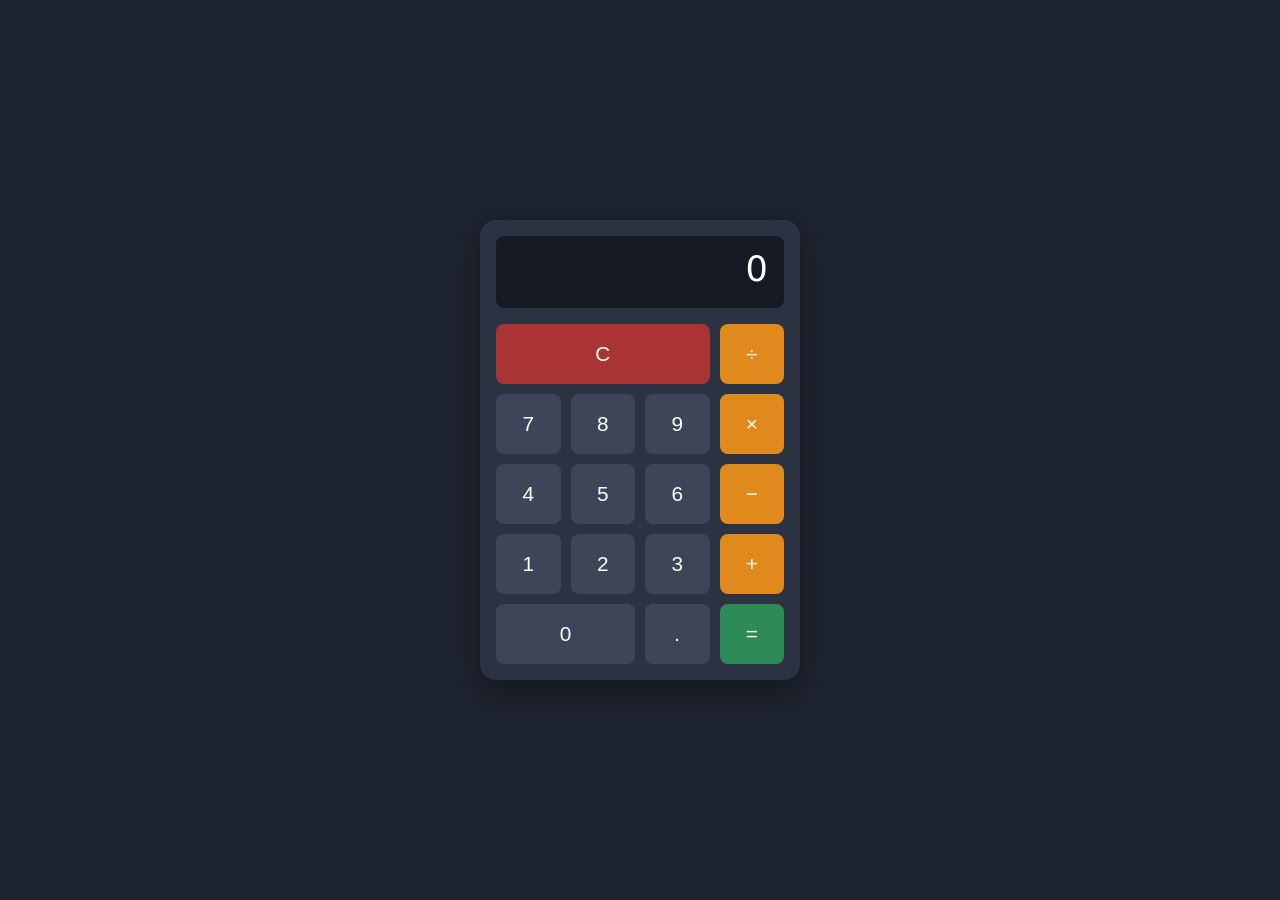
<file: index.html>
<!DOCTYPE html>
<html lang="en">
<head>
  <meta charset="UTF-8">
  <meta name="viewport" content="width=device-width, initial-scale=1">
  <title>Simple Calculator</title>
  <link rel="stylesheet" href="style.css">
</head>
<body>
  <main class="calculator">
    <div id="display" class="display" aria-live="polite">0</div>
    <div class="keys">
      <button data-action="clear" class="span-3 fn">C</button>
      <button data-op="/" class="op">÷</button>

      <button data-digit="7">7</button>
      <button data-digit="8">8</button>
      <button data-digit="9">9</button>
      <button data-op="*" class="op">×</button>

      <button data-digit="4">4</button>
      <button data-digit="5">5</button>
      <button data-digit="6">6</button>
      <button data-op="-" class="op">−</button>

      <button data-digit="1">1</button>
      <button data-digit="2">2</button>
      <button data-digit="3">3</button>
      <button data-op="+" class="op">+</button>

      <button data-digit="0" class="span-2">0</button>
      <button data-action="decimal">.</button>
      <button data-action="equals" class="eq">=</button>
    </div>
  </main>
  <script src="calculator.js"></script>
  <script src="app.js"></script>
</body>
</html>
</file>
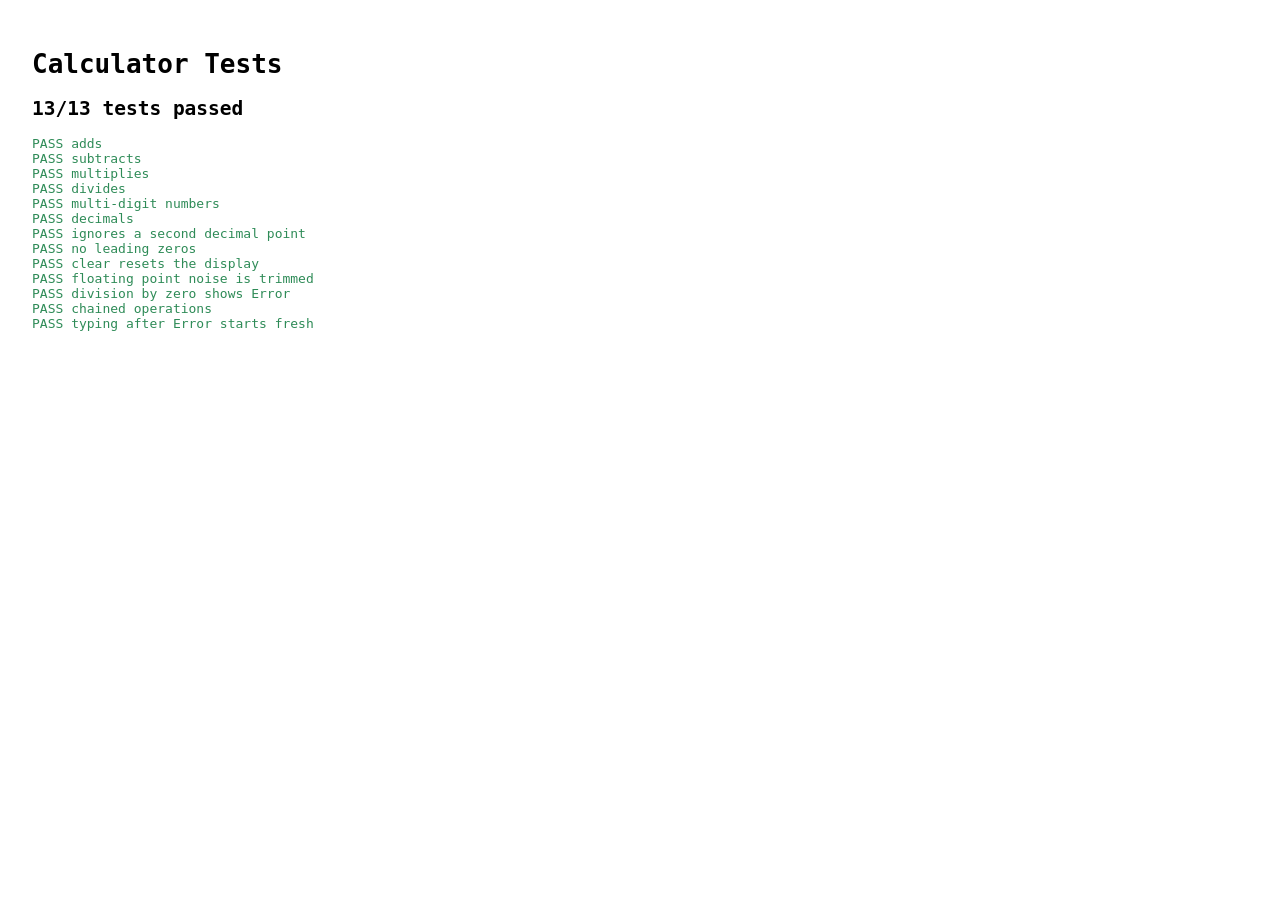
<file: tests/tests.html>
<!DOCTYPE html>
<html lang="en">
<head>
  <meta charset="UTF-8">
  <title>Calculator Tests</title>
  <style>
    body { font-family: monospace; padding: 24px; }
    .pass { color: #2e8b57; }
    .fail { color: #c33; font-weight: bold; }
    ul { list-style: none; padding: 0; }
  </style>
</head>
<body>
  <h1>Calculator Tests</h1>
  <h2 id="summary"></h2>
  <ul id="results"></ul>
  <script src="../calculator.js"></script>
  <script src="tests.js"></script>
</body>
</html>
</file>
<file: style.css>
* { box-sizing: border-box; }

body {
  margin: 0;
  min-height: 100vh;
  display: grid;
  place-items: center;
  background: #1e2430;
  font-family: system-ui, -apple-system, "Segoe UI", sans-serif;
}

.calculator {
  width: 320px;
  padding: 16px;
  background: #2b3242;
  border-radius: 16px;
  box-shadow: 0 10px 30px rgba(0, 0, 0, 0.4);
}

.display {
  min-height: 72px;
  padding: 12px 16px;
  margin-bottom: 16px;
  background: #151a24;
  color: #fff;
  font-size: 2.2rem;
  text-align: right;
  border-radius: 8px;
  overflow-x: auto;
  white-space: nowrap;
}

.keys {
  display: grid;
  grid-template-columns: repeat(4, 1fr);
  gap: 10px;
}

button {
  padding: 18px 0;
  font-size: 1.3rem;
  border: 0;
  border-radius: 8px;
  background: #3d4659;
  color: #fff;
  cursor: pointer;
}

button:hover { filter: brightness(1.2); }
button:active { transform: scale(0.97); }

.op { background: #e08a1e; }
.fn { background: #a33; }
.eq { background: #2e8b57; }
.span-2 { grid-column: span 2; }
.span-3 { grid-column: span 3; }
</file>
